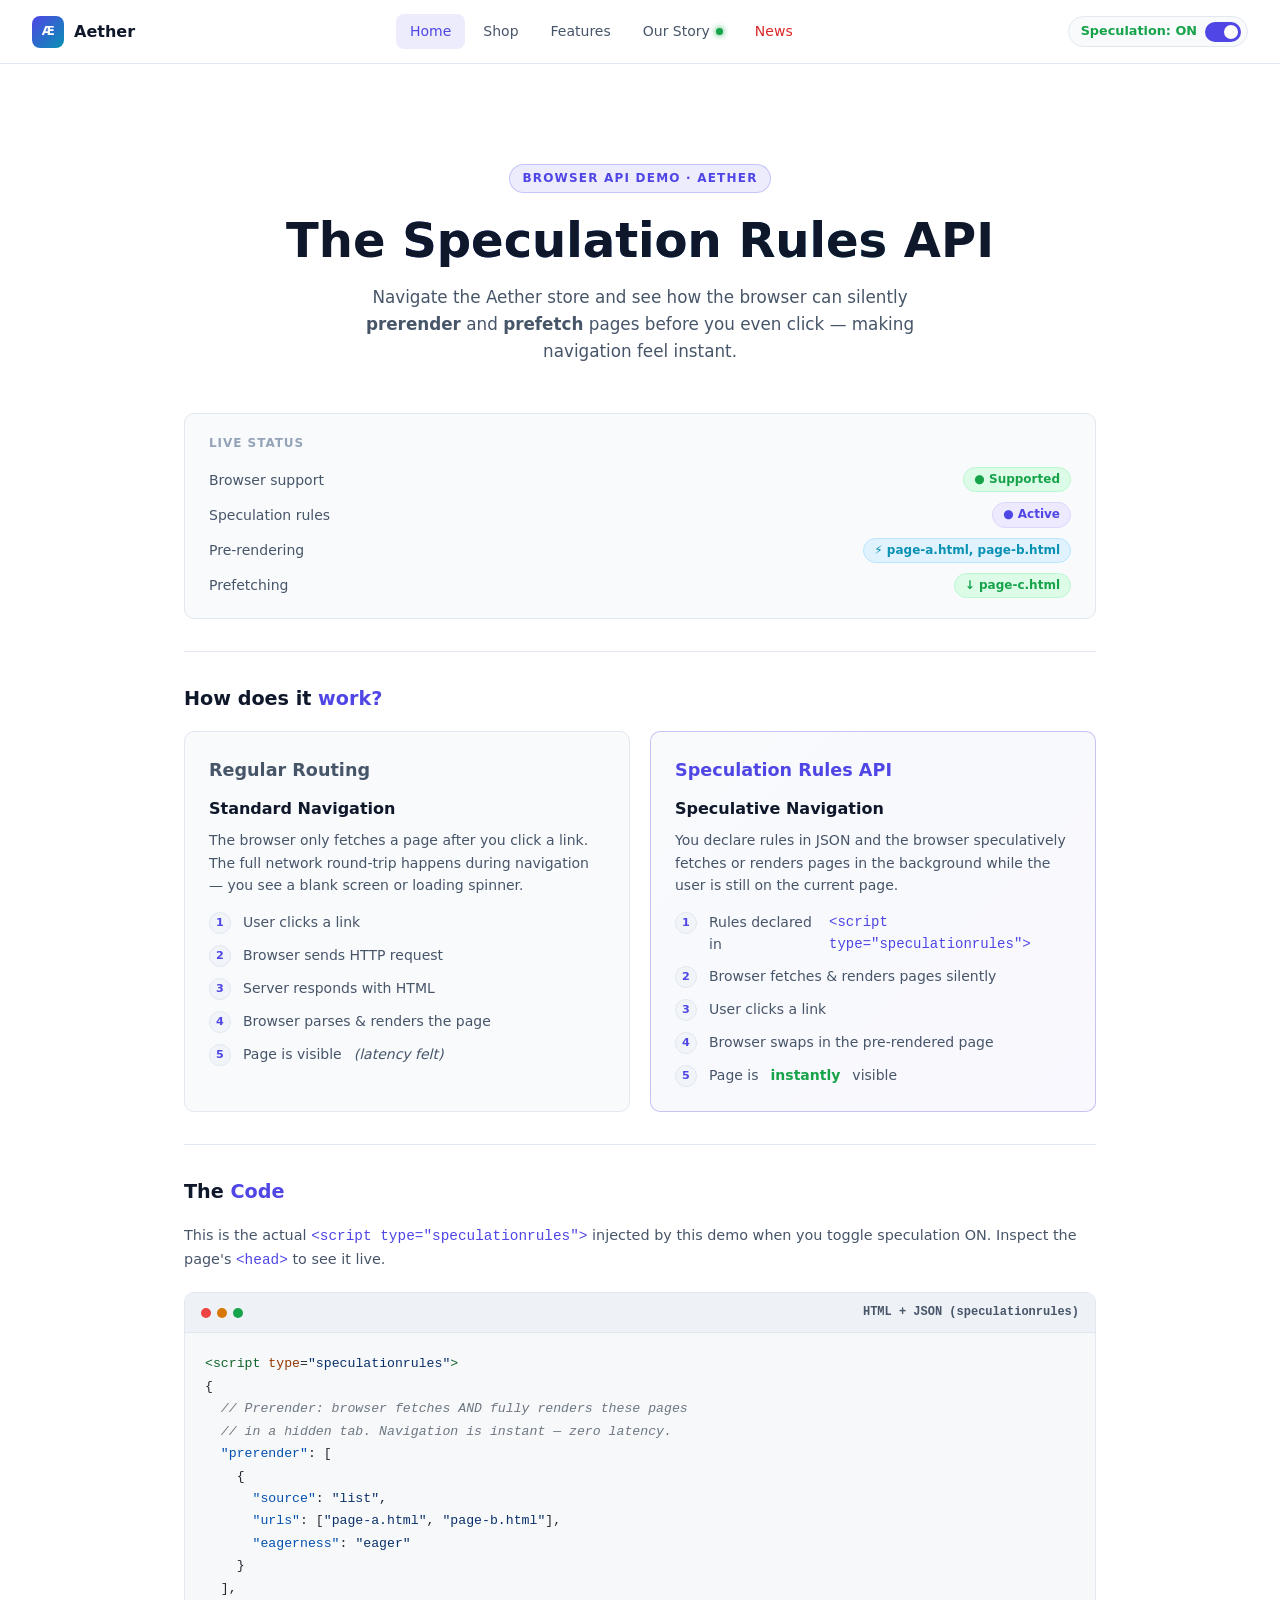
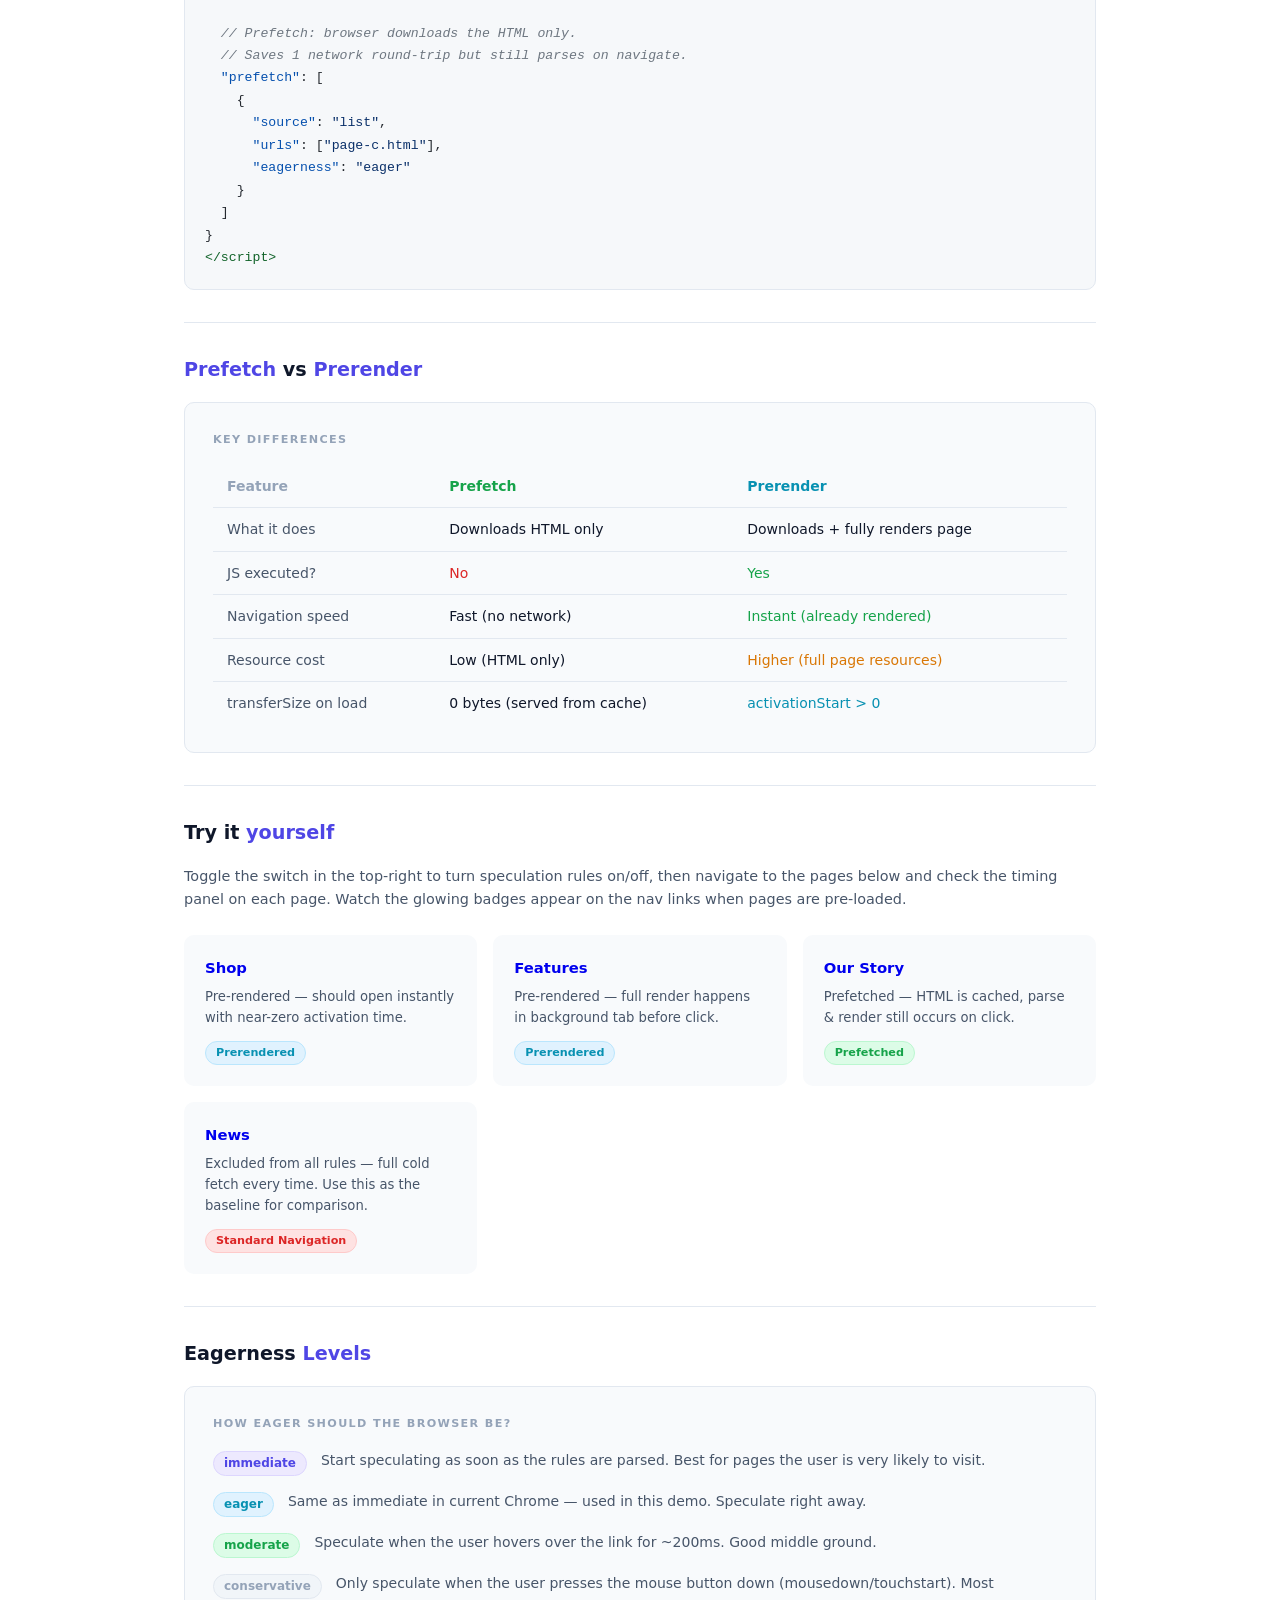
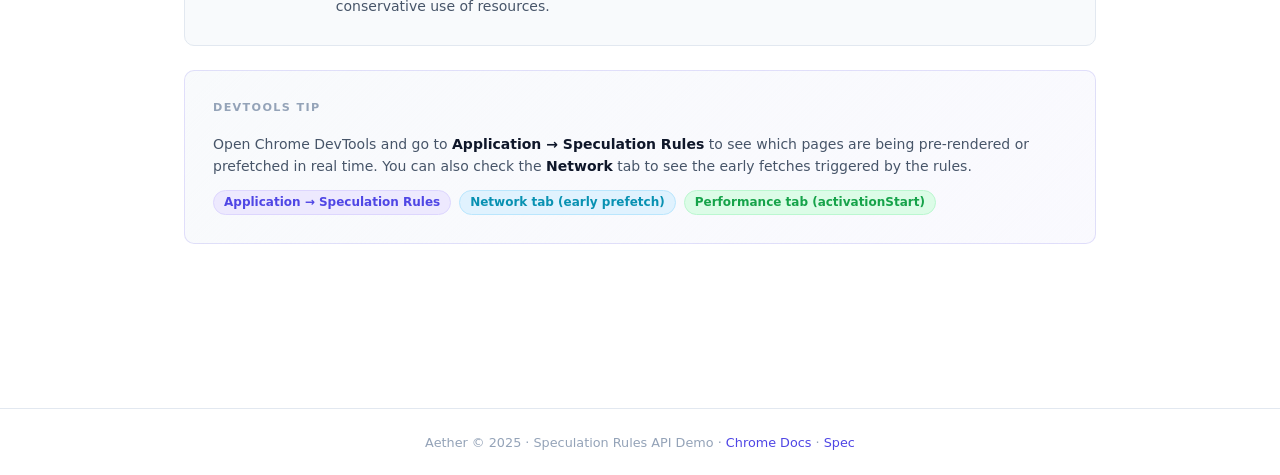
<file: index.html>
<!DOCTYPE html>
<html lang="en">
<head>
  <meta charset="UTF-8" />
  <meta name="viewport" content="width=device-width, initial-scale=1.0" />
  <title>Speculation Rules API — Aether Demo</title>
  <link rel="stylesheet" href="styles.css" />
</head>
<body>

<!-- ═══════════════════════════════════════════════════════
     NAVIGATION
═══════════════════════════════════════════════════════ -->
<nav class="nav">
  <a href="index.html" class="nav-logo">
    <div class="logo-icon" style="font-size:0.75rem;font-weight:800;color:white;letter-spacing:-0.03em;">Æ</div>
    Aether
  </a>

  <ul class="nav-links">
    <li>
      <a href="index.html" class="active">Home</a>
    </li>
    <li>
      <a href="page-a.html">
        Shop
        <span class="prefetch-badge"></span>
      </a>
    </li>
    <li>
      <a href="page-b.html">
        Features
        <span class="prefetch-badge"></span>
      </a>
    </li>
    <li>
      <a href="page-c.html">
        Our Story
        <span class="prefetch-badge"></span>
      </a>
    </li>
    <li>
      <a href="page-d.html" style="color:var(--danger);">
        News
      </a>
    </li>
  </ul>

  <div class="nav-controls">
    <label class="mode-toggle">
      <span class="toggle-label">Speculation: ON</span>
      <div class="toggle-switch">
        <input type="checkbox" id="speculation-toggle" checked />
        <span class="toggle-slider"></span>
      </div>
    </label>
  </div>
</nav>

<!-- ═══════════════════════════════════════════════════════
     MAIN CONTENT
═══════════════════════════════════════════════════════ -->
<main class="page-wrapper">

  <!-- file:// protocol warning (shown by JS if needed) -->
  <div id="file-protocol-notice" style="display:none;flex-direction:column;gap:6px;padding:14px 20px;background:#fef9c3;border:1px solid #fef08a;border-radius:10px;font-size:0.875rem;color:#92400e;margin-bottom:20px;line-height:1.6;">
    <strong style="color:#78350f;">Speculation rules require HTTP — you are on <code>file://</code></strong>
    The browser silently ignores <code>&lt;script type="speculationrules"&gt;</code> on file:// URLs,
    so every page will load as a standard cold fetch. Serve this folder with a local server to see the real difference:
    <code style="display:inline-block;margin-top:4px;background:#fef08a;padding:3px 10px;border-radius:4px;font-size:0.8rem;">
      npx serve .&nbsp;&nbsp;&nbsp;or&nbsp;&nbsp;&nbsp;python -m http.server 8080
    </code>
  </div>

  <!-- No-support notice (hidden by default, shown by JS if needed) -->
  <div id="no-support-notice" style="display:none;align-items:center;gap:10px;padding:12px 20px;background:#fef9c3;border:1px solid #fef08a;border-radius:10px;font-size:0.875rem;color:var(--warning);margin-bottom:20px;">
    <strong>Heads up:</strong> Your browser does not support the Speculation Rules API.
    Use Chrome 109+ or Edge 109+ to see the full demo. The rest of the demo still works as regular navigation.
  </div>

  <!-- Hero -->
  <section class="hero fade-in">
    <div class="hero-eyebrow">Browser API Demo &middot; Aether</div>
    <h1>The <span>Speculation Rules</span> API</h1>
    <p>
      Navigate the Aether store and see how the browser can silently
      <strong>prerender</strong> and <strong>prefetch</strong> pages before you even
      click — making navigation feel instant.
    </p>
  </section>

  <!-- Status Panel -->
  <div class="status-panel">
    <div class="status-panel-title">Live Status</div>
    <div class="status-rows">
      <div class="status-row">
        <span class="status-label">Browser support</span>
        <span id="status-support"><span class="status-badge badge-gray">Checking...</span></span>
      </div>
      <div class="status-row">
        <span class="status-label">Speculation rules</span>
        <span id="status-mode"><span class="status-badge badge-gray">Checking...</span></span>
      </div>
      <div class="status-row">
        <span class="status-label">Pre-rendering</span>
        <span id="status-prerender"><span class="status-badge badge-gray">—</span></span>
      </div>
      <div class="status-row">
        <span class="status-label">Prefetching</span>
        <span id="status-prefetch"><span class="status-badge badge-gray">—</span></span>
      </div>
    </div>
  </div>

  <!-- How It Works -->
  <hr class="divider" />
  <h2 class="section-title">How does it <span>work?</span></h2>

  <div class="compare-grid">
    <!-- Regular routing -->
    <div class="compare-card">
      <div class="compare-icon" style="font-size:1.1rem;font-weight:700;color:var(--text-muted);margin-bottom:12px;">Regular Routing</div>
      <h3>Standard Navigation</h3>
      <p>
        The browser only fetches a page after you click a link. The full
        network round-trip happens during navigation — you see a blank
        screen or loading spinner.
      </p>
      <ul class="step-list" style="margin-top:14px;">
        <li><span class="step-num">1</span>User clicks a link</li>
        <li><span class="step-num">2</span>Browser sends HTTP request</li>
        <li><span class="step-num">3</span>Server responds with HTML</li>
        <li><span class="step-num">4</span>Browser parses &amp; renders the page</li>
        <li><span class="step-num">5</span>Page is visible <em>(latency felt)</em></li>
      </ul>
    </div>

    <!-- Speculation Rules -->
    <div class="compare-card highlight">
      <div class="compare-icon" style="font-size:1.1rem;font-weight:700;color:var(--accent);margin-bottom:12px;">Speculation Rules API</div>
      <h3>Speculative Navigation</h3>
      <p>
        You declare rules in JSON and the browser speculatively fetches or
        renders pages in the background while the user is still on the
        current page.
      </p>
      <ul class="step-list" style="margin-top:14px;">
        <li><span class="step-num">1</span>Rules declared in <code style="color:var(--accent)">&lt;script type="speculationrules"&gt;</code></li>
        <li><span class="step-num">2</span>Browser fetches &amp; renders pages silently</li>
        <li><span class="step-num">3</span>User clicks a link</li>
        <li><span class="step-num">4</span>Browser swaps in the pre-rendered page</li>
        <li><span class="step-num">5</span>Page is <strong style="color:var(--success)">instantly</strong> visible</li>
      </ul>
    </div>
  </div>

  <!-- Code Example -->
  <hr class="divider" />
  <h2 class="section-title">The <span>Code</span></h2>
  <p style="color:var(--text-muted);margin-bottom:20px;font-size:0.9rem;">
    This is the actual <code style="color:var(--accent)">&lt;script type="speculationrules"&gt;</code>
    injected by this demo when you toggle speculation ON. Inspect the page's
    <code style="color:var(--accent)">&lt;head&gt;</code> to see it live.
  </p>

  <div class="code-block">
    <div class="code-header">
      <div class="code-dots">
        <span></span><span></span><span></span>
      </div>
      <span class="code-lang">HTML + JSON (speculationrules)</span>
    </div>
    <pre><span class="token-tag">&lt;script</span> <span class="token-attr">type</span>=<span class="token-val">"speculationrules"</span><span class="token-tag">&gt;</span>
{
  <span class="token-comment">// Prerender: browser fetches AND fully renders these pages</span>
  <span class="token-comment">// in a hidden tab. Navigation is instant — zero latency.</span>
  <span class="token-key">"prerender"</span>: [
    {
      <span class="token-key">"source"</span>: <span class="token-str">"list"</span>,
      <span class="token-key">"urls"</span>: [<span class="token-str">"page-a.html"</span>, <span class="token-str">"page-b.html"</span>],
      <span class="token-key">"eagerness"</span>: <span class="token-str">"eager"</span>
    }
  ],

  <span class="token-comment">// Prefetch: browser downloads the HTML only.</span>
  <span class="token-comment">// Saves 1 network round-trip but still parses on navigate.</span>
  <span class="token-key">"prefetch"</span>: [
    {
      <span class="token-key">"source"</span>: <span class="token-str">"list"</span>,
      <span class="token-key">"urls"</span>: [<span class="token-str">"page-c.html"</span>],
      <span class="token-key">"eagerness"</span>: <span class="token-str">"eager"</span>
    }
  ]
}
<span class="token-tag">&lt;/script&gt;</span></pre>
  </div>

  <!-- Prefetch vs Prerender table -->
  <hr class="divider" />
  <h2 class="section-title"><span>Prefetch</span> vs <span>Prerender</span></h2>

  <div class="card">
    <div class="card-title">Key Differences</div>
    <div style="overflow-x:auto;">
      <table style="width:100%;border-collapse:collapse;font-size:0.875rem;">
        <thead>
          <tr style="border-bottom:1px solid var(--border);">
            <th style="padding:10px 14px;text-align:left;color:var(--text-faint);font-weight:600;">Feature</th>
            <th style="padding:10px 14px;text-align:left;color:var(--success);">Prefetch</th>
            <th style="padding:10px 14px;text-align:left;color:var(--accent-2);">Prerender</th>
          </tr>
        </thead>
        <tbody>
          <tr style="border-bottom:1px solid var(--border);">
            <td style="padding:10px 14px;color:var(--text-muted);">What it does</td>
            <td style="padding:10px 14px;">Downloads HTML only</td>
            <td style="padding:10px 14px;">Downloads + fully renders page</td>
          </tr>
          <tr style="border-bottom:1px solid var(--border);">
            <td style="padding:10px 14px;color:var(--text-muted);">JS executed?</td>
            <td style="padding:10px 14px;color:var(--danger);">No</td>
            <td style="padding:10px 14px;color:var(--success);">Yes</td>
          </tr>
          <tr style="border-bottom:1px solid var(--border);">
            <td style="padding:10px 14px;color:var(--text-muted);">Navigation speed</td>
            <td style="padding:10px 14px;">Fast (no network)</td>
            <td style="padding:10px 14px;color:var(--success);">Instant (already rendered)</td>
          </tr>
          <tr style="border-bottom:1px solid var(--border);">
            <td style="padding:10px 14px;color:var(--text-muted);">Resource cost</td>
            <td style="padding:10px 14px;">Low (HTML only)</td>
            <td style="padding:10px 14px;color:var(--warning);">Higher (full page resources)</td>
          </tr>
          <tr>
            <td style="padding:10px 14px;color:var(--text-muted);">transferSize on load</td>
            <td style="padding:10px 14px;">0 bytes (served from cache)</td>
            <td style="padding:10px 14px;color:var(--accent-2);">activationStart &gt; 0</td>
          </tr>
        </tbody>
      </table>
    </div>
  </div>

  <!-- Try It -->
  <hr class="divider" />
  <h2 class="section-title">Try it <span>yourself</span></h2>
  <p style="color:var(--text-muted);font-size:0.9rem;margin-bottom:20px;">
    Toggle the switch in the top-right to turn speculation rules on/off,
    then navigate to the pages below and check the timing panel on each page.
    Watch the glowing badges appear on the nav links when pages are pre-loaded.
  </p>

  <div class="feature-grid">
    <a href="page-a.html" style="text-decoration:none;">
      <div class="feature-item" style="cursor:pointer;transition:all 0.2s;border-color:transparent;" onmouseover="this.style.borderColor='var(--accent)'" onmouseout="this.style.borderColor='transparent'">
        <h4>Shop</h4>
        <p>Pre-rendered — should open instantly with near-zero activation time.</p>
        <div style="margin-top:10px;">
          <span class="status-badge badge-blue" style="font-size:0.7rem;">Prerendered</span>
        </div>
      </div>
    </a>
    <a href="page-b.html" style="text-decoration:none;">
      <div class="feature-item" style="cursor:pointer;transition:all 0.2s;border-color:transparent;" onmouseover="this.style.borderColor='var(--accent)'" onmouseout="this.style.borderColor='transparent'">
        <h4>Features</h4>
        <p>Pre-rendered — full render happens in background tab before click.</p>
        <div style="margin-top:10px;">
          <span class="status-badge badge-blue" style="font-size:0.7rem;">Prerendered</span>
        </div>
      </div>
    </a>
    <a href="page-c.html" style="text-decoration:none;">
      <div class="feature-item" style="cursor:pointer;transition:all 0.2s;border-color:transparent;" onmouseover="this.style.borderColor='var(--accent)'" onmouseout="this.style.borderColor='transparent'">
        <h4>Our Story</h4>
        <p>Prefetched — HTML is cached, parse &amp; render still occurs on click.</p>
        <div style="margin-top:10px;">
          <span class="status-badge badge-green" style="font-size:0.7rem;">Prefetched</span>
        </div>
      </div>
    </a>
    <a href="page-d.html" style="text-decoration:none;">
      <div class="feature-item" style="cursor:pointer;transition:all 0.2s;border-color:transparent;" onmouseover="this.style.borderColor='var(--danger)'" onmouseout="this.style.borderColor='transparent'">
        <h4>News</h4>
        <p>Excluded from all rules — full cold fetch every time. Use this as the baseline for comparison.</p>
        <div style="margin-top:10px;">
          <span class="status-badge badge-red" style="font-size:0.7rem;">Standard Navigation</span>
        </div>
      </div>
    </a>
  </div>

  <!-- Eagerness levels explanation -->
  <hr class="divider" />
  <h2 class="section-title">Eagerness <span>Levels</span></h2>
  <div class="card">
    <div class="card-title">How Eager Should the Browser Be?</div>
    <div style="display:flex;flex-direction:column;gap:14px;font-size:0.875rem;">
      <div style="display:flex;gap:14px;align-items:flex-start;">
        <span class="status-badge badge-purple" style="flex-shrink:0;margin-top:2px;">immediate</span>
        <span style="color:var(--text-muted);">Start speculating as soon as the rules are parsed. Best for pages the user is very likely to visit.</span>
      </div>
      <div style="display:flex;gap:14px;align-items:flex-start;">
        <span class="status-badge badge-blue" style="flex-shrink:0;margin-top:2px;">eager</span>
        <span style="color:var(--text-muted);">Same as immediate in current Chrome — used in this demo. Speculate right away.</span>
      </div>
      <div style="display:flex;gap:14px;align-items:flex-start;">
        <span class="status-badge badge-green" style="flex-shrink:0;margin-top:2px;">moderate</span>
        <span style="color:var(--text-muted);">Speculate when the user hovers over the link for ~200ms. Good middle ground.</span>
      </div>
      <div style="display:flex;gap:14px;align-items:flex-start;">
        <span class="status-badge badge-gray" style="flex-shrink:0;margin-top:2px;">conservative</span>
        <span style="color:var(--text-muted);">Only speculate when the user presses the mouse button down (mousedown/touchstart). Most conservative use of resources.</span>
      </div>
    </div>
  </div>

  <!-- DevTools tip -->
  <div class="card" style="background:linear-gradient(135deg,var(--surface),rgba(79,70,229,0.03));border-color:rgba(79,70,229,0.15);">
    <div class="card-title">DevTools Tip</div>
    <p style="font-size:0.875rem;color:var(--text-muted);margin-bottom:12px;">
      Open Chrome DevTools and go to <strong style="color:var(--text)">Application &rarr; Speculation Rules</strong>
      to see which pages are being pre-rendered or prefetched in real time.
      You can also check the <strong style="color:var(--text)">Network</strong> tab to see the
      early fetches triggered by the rules.
    </p>
    <div style="display:flex;gap:8px;flex-wrap:wrap;">
      <span class="status-badge badge-purple">Application &rarr; Speculation Rules</span>
      <span class="status-badge badge-blue">Network tab (early prefetch)</span>
      <span class="status-badge badge-green">Performance tab (activationStart)</span>
    </div>
  </div>

</main>

<!-- ═══════════════════════════════════════════════════════
     FOOTER
═══════════════════════════════════════════════════════ -->
<footer class="footer">
  Aether &copy; 2025 &middot; Speculation Rules API Demo &middot;
  <a href="https://developer.chrome.com/docs/web-platform/prerender-pages" target="_blank" rel="noopener">Chrome Docs</a> &middot;
  <a href="https://wicg.github.io/nav-speculation/speculation-rules.html" target="_blank" rel="noopener">Spec</a>
</footer>

<script src="app.js"></script>
</body>
</html>
</file>
<file: styles.css>
/* ============================================================
   Speculation Rules API Demo — Shared Stylesheet
   ============================================================ */

*,
*::before,
*::after {
  box-sizing: border-box;
  margin: 0;
  padding: 0;
}

:root {
  --bg: #ffffff;
  --surface: #f8fafc;
  --surface-2: #f1f5f9;
  --border: #e2e8f0;
  --accent: #4f46e5;
  --accent-glow: rgba(79, 70, 229, 0.1);
  --accent-2: #0891b2;
  --success: #16a34a;
  --warning: #d97706;
  --danger: #dc2626;
  --text: #0f172a;
  --text-muted: #475569;
  --text-faint: #94a3b8;
  --radius: 10px;
  --shadow: 0 4px 24px rgba(0, 0, 0, 0.08);
  --nav-height: 64px;
}

html {
  scroll-behavior: smooth;
}

body {
  background: var(--bg);
  color: var(--text);
  font-family: 'Segoe UI', system-ui, -apple-system, sans-serif;
  font-size: 16px;
  line-height: 1.6;
  min-height: 100vh;
}

/* ── Navigation Bar ─────────────────────────────────────── */
.nav {
  position: fixed;
  top: 0;
  left: 0;
  right: 0;
  height: var(--nav-height);
  background: rgba(255, 255, 255, 0.92);
  backdrop-filter: blur(12px);
  border-bottom: 1px solid var(--border);
  display: flex;
  align-items: center;
  justify-content: space-between;
  padding: 0 32px;
  z-index: 100;
}

.nav-logo {
  display: flex;
  align-items: center;
  gap: 10px;
  font-weight: 700;
  font-size: 1rem;
  color: var(--text);
  text-decoration: none;
}

.nav-logo .logo-icon {
  width: 32px;
  height: 32px;
  background: linear-gradient(135deg, var(--accent), var(--accent-2));
  border-radius: 8px;
  display: flex;
  align-items: center;
  justify-content: center;
  font-size: 16px;
}

.nav-links {
  display: flex;
  align-items: center;
  gap: 4px;
  list-style: none;
}

.nav-links a {
  display: flex;
  align-items: center;
  gap: 6px;
  padding: 6px 14px;
  border-radius: 8px;
  color: var(--text-muted);
  text-decoration: none;
  font-size: 0.875rem;
  font-weight: 500;
  transition: all 0.2s ease;
  position: relative;
}

.nav-links a:hover {
  background: var(--surface-2);
  color: var(--text);
}

.nav-links a.active {
  background: var(--accent-glow);
  color: var(--accent);
}

/* Prefetch status badge on nav link */
.nav-links a .prefetch-badge {
  display: none;
  width: 7px;
  height: 7px;
  border-radius: 50%;
  background: var(--success);
  box-shadow: 0 0 6px var(--success);
  animation: pulse 1.5s infinite;
}

.nav-links a.prefetched .prefetch-badge {
  display: block;
}

.nav-links a.prerendered .prefetch-badge {
  background: var(--accent-2);
  box-shadow: 0 0 6px var(--accent-2);
}

/* ── Speculation Mode Toggle in Nav ─────────────────────── */
.nav-controls {
  display: flex;
  align-items: center;
  gap: 12px;
}

.mode-toggle {
  display: flex;
  align-items: center;
  gap: 8px;
  background: var(--surface);
  border: 1px solid var(--border);
  border-radius: 999px;
  padding: 4px 6px 4px 12px;
  font-size: 0.8rem;
  color: var(--text-muted);
  cursor: pointer;
  user-select: none;
  transition: border-color 0.2s;
}

.mode-toggle:hover {
  border-color: var(--accent);
}

.mode-toggle .toggle-label {
  font-weight: 600;
}

.toggle-switch {
  position: relative;
  width: 36px;
  height: 20px;
}

.toggle-switch input {
  opacity: 0;
  width: 0;
  height: 0;
}

.toggle-slider {
  position: absolute;
  inset: 0;
  background: var(--text-faint);
  border-radius: 20px;
  transition: 0.3s;
  cursor: pointer;
}

.toggle-slider:before {
  content: '';
  position: absolute;
  height: 14px;
  width: 14px;
  left: 3px;
  bottom: 3px;
  background: white;
  border-radius: 50%;
  transition: 0.3s;
}

input:checked+.toggle-slider {
  background: var(--accent);
}

input:checked+.toggle-slider:before {
  transform: translateX(16px);
}

/* ── Page Layout ────────────────────────────────────────── */
.page-wrapper {
  padding-top: calc(var(--nav-height) + 40px);
  padding-bottom: 80px;
  max-width: 960px;
  margin: 0 auto;
  padding-left: 24px;
  padding-right: 24px;
}

/* ── Hero ───────────────────────────────────────────────── */
.hero {
  text-align: center;
  padding: 60px 0 48px;
}

.hero-eyebrow {
  display: inline-flex;
  align-items: center;
  gap: 6px;
  font-size: 0.75rem;
  font-weight: 700;
  letter-spacing: 0.1em;
  text-transform: uppercase;
  color: var(--accent);
  background: var(--accent-glow);
  border: 1px solid rgba(99, 102, 241, 0.3);
  border-radius: 999px;
  padding: 4px 12px;
  margin-bottom: 20px;
}

.hero h1 {
  font-size: clamp(2rem, 5vw, 3rem);
  font-weight: 800;
  line-height: 1.15;
  margin-bottom: 16px;
  color: var(--text);
}

.hero h1 span {
  background: linear-gradient(135deg, var(--accent), var(--accent-2));
  -webkit-background-clip: text;
  background-clip: text;
}

.hero p {
  font-size: 1.05rem;
  color: var(--text-muted);
  max-width: 600px;
  margin: 0 auto;
}

/* ── Cards ──────────────────────────────────────────────── */
.card {
  background: var(--surface);
  border: 1px solid var(--border);
  border-radius: var(--radius);
  padding: 28px;
  margin-bottom: 24px;
  transition: border-color 0.2s;
}

.card:hover {
  border-color: #cbd5e1;
}

.card-title {
  font-size: 0.7rem;
  font-weight: 700;
  letter-spacing: 0.12em;
  text-transform: uppercase;
  color: var(--text-faint);
  margin-bottom: 16px;
}

/* ── Compare Grid ───────────────────────────────────────── */
.compare-grid {
  display: grid;
  grid-template-columns: 1fr 1fr;
  gap: 20px;
  margin-bottom: 24px;
}

@media (max-width: 640px) {
  .compare-grid {
    grid-template-columns: 1fr;
  }
}

.compare-card {
  background: var(--surface);
  border: 1px solid var(--border);
  border-radius: var(--radius);
  padding: 24px;
}

.compare-card.highlight {
  border-color: rgba(79, 70, 229, 0.3);
  background: linear-gradient(135deg, var(--surface) 0%, rgba(79, 70, 229, 0.04) 100%);
}

.compare-card .compare-icon {
  font-size: 1.75rem;
  margin-bottom: 12px;
}

.compare-card h3 {
  font-size: 1rem;
  font-weight: 700;
  margin-bottom: 8px;
}

.compare-card p {
  font-size: 0.875rem;
  color: var(--text-muted);
  line-height: 1.6;
}

/* ── Step List ──────────────────────────────────────────── */
.step-list {
  list-style: none;
  display: flex;
  flex-direction: column;
  gap: 10px;
  margin-top: 14px;
}

.step-list li {
  display: flex;
  align-items: flex-start;
  gap: 12px;
  font-size: 0.875rem;
  color: var(--text-muted);
}

.step-num {
  flex-shrink: 0;
  width: 22px;
  height: 22px;
  border-radius: 50%;
  background: var(--surface-2);
  border: 1px solid var(--border);
  display: flex;
  align-items: center;
  justify-content: center;
  font-size: 0.7rem;
  font-weight: 700;
  color: var(--accent);
  margin-top: 1px;
}

/* ── Code Block ─────────────────────────────────────────── */
.code-block {
  background: #f6f8fa;
  border: 1px solid var(--border);
  border-radius: var(--radius);
  overflow: hidden;
  margin-bottom: 24px;
}

.code-header {
  display: flex;
  align-items: center;
  justify-content: space-between;
  padding: 10px 16px;
  background: #eef2f7;
  border-bottom: 1px solid var(--border);
}

.code-header .code-lang {
  font-size: 0.75rem;
  font-weight: 600;
  color: var(--text-muted);
  font-family: monospace;
}

.code-dots {
  display: flex;
  gap: 6px;
}

.code-dots span {
  width: 10px;
  height: 10px;
  border-radius: 50%;
}

.code-dots span:nth-child(1) {
  background: #ef4444;
}

.code-dots span:nth-child(2) {
  background: var(--warning);
}

.code-dots span:nth-child(3) {
  background: var(--success);
}

pre {
  padding: 20px;
  overflow-x: auto;
  font-family: monospace;
  font-size: 0.825rem;
  line-height: 1.7;
  color: #24292f;
}

.token-key {
  color: #0550ae;
}

.token-str {
  color: #0a3069;
}

.token-tag {
  color: #116329;
}

.token-attr {
  color: #953800;
}

.token-val {
  color: #0a3069;
}

.token-comment {
  color: #6e7781;
  font-style: italic;
}

.token-kw {
  color: #cf222e;
}

/* ── Status Panel ───────────────────────────────────────── */
.status-panel {
  background: var(--surface);
  border: 1px solid var(--border);
  border-radius: var(--radius);
  padding: 20px 24px;
  margin-bottom: 24px;
}

.status-panel-title {
  font-size: 0.75rem;
  font-weight: 700;
  letter-spacing: 0.08em;
  text-transform: uppercase;
  color: var(--text-faint);
  margin-bottom: 14px;
}

.status-rows {
  display: flex;
  flex-direction: column;
  gap: 10px;
}

.status-row {
  display: flex;
  align-items: center;
  justify-content: space-between;
  font-size: 0.875rem;
}

.status-row .status-label {
  color: var(--text-muted);
}

.status-badge {
  display: inline-flex;
  align-items: center;
  gap: 5px;
  font-size: 0.75rem;
  font-weight: 600;
  padding: 2px 10px;
  border-radius: 999px;
}

.badge-green {
  background: #dcfce7;
  color: var(--success);
  border: 1px solid #bbf7d0;
}

.badge-yellow {
  background: #fef9c3;
  color: var(--warning);
  border: 1px solid #fef08a;
}

.badge-blue {
  background: #e0f2fe;
  color: var(--accent-2);
  border: 1px solid #bae6fd;
}

.badge-red {
  background: #fee2e2;
  color: var(--danger);
  border: 1px solid #fecaca;
}

.badge-gray {
  background: var(--surface-2);
  color: var(--text-faint);
  border: 1px solid var(--border);
}

.badge-purple {
  background: #ede9fe;
  color: var(--accent);
  border: 1px solid #ddd6fe;
}

/* ── Timing Display ─────────────────────────────────────── */
.timing-display {
  background: #f6f8fa;
  border: 1px solid var(--border);
  border-radius: var(--radius);
  padding: 20px;
  margin-top: 12px;
  font-family: monospace;
  font-size: 0.85rem;
  min-height: 90px;
}

.timing-line {
  display: flex;
  align-items: center;
  gap: 10px;
  margin-bottom: 8px;
  animation: fadeIn 0.4s ease;
}

.timing-dot {
  width: 8px;
  height: 8px;
  border-radius: 50%;
  flex-shrink: 0;
}

.timing-dot.green {
  background: var(--success);
}

.timing-dot.blue {
  background: var(--accent-2);
}

.timing-dot.yellow {
  background: var(--warning);
}

.timing-dot.purple {
  background: var(--accent);
}

.timing-val {
  color: var(--success);
  font-weight: 700;
}

.timing-muted {
  color: var(--text-faint);
}

/* ── Page Content (inner pages) ─────────────────────────── */
.page-hero {
  padding: 48px 0 32px;
}

.page-icon {
  font-size: 3rem;
  margin-bottom: 16px;
}

.page-hero h1 {
  font-size: clamp(1.75rem, 4vw, 2.5rem);
  font-weight: 800;
  margin-bottom: 10px;
}

.page-hero p {
  font-size: 1rem;
  color: var(--text-muted);
  max-width: 540px;
}

.breadcrumb {
  display: flex;
  align-items: center;
  gap: 8px;
  font-size: 0.8rem;
  color: var(--text-faint);
  margin-bottom: 24px;
}

.breadcrumb a {
  color: var(--text-muted);
  text-decoration: none;
}

.breadcrumb a:hover {
  color: var(--text);
}

/* ── Feature Grid ───────────────────────────────────────── */
.feature-grid {
  display: grid;
  grid-template-columns: repeat(auto-fit, minmax(220px, 1fr));
  gap: 16px;
  margin: 24px 0;
}

.feature-item {
  background: var(--surface);
  border: 1px solid var(--border);
  border-radius: var(--radius);
  padding: 20px;
}

.feature-item .feature-icon {
  font-size: 1.5rem;
  margin-bottom: 10px;
}

.feature-item h4 {
  font-size: 0.925rem;
  font-weight: 700;
  margin-bottom: 6px;
}

.feature-item p {
  font-size: 0.825rem;
  color: var(--text-muted);
}

/* ── Nav-back Button ────────────────────────────────────── */
.btn {
  display: inline-flex;
  align-items: center;
  gap: 6px;
  padding: 10px 20px;
  border-radius: 8px;
  font-size: 0.875rem;
  font-weight: 600;
  cursor: pointer;
  border: none;
  text-decoration: none;
  transition: all 0.2s;
}

.btn-primary {
  background: var(--accent);
  color: white;
}

.btn-primary:hover {
  background: #5254cc;
  transform: translateY(-1px);
}

.btn-outline {
  background: transparent;
  color: var(--text-muted);
  border: 1px solid var(--border);
}

.btn-outline:hover {
  background: var(--surface-2);
  color: var(--text);
  border-color: #cbd5e1;
}

.btn-row {
  display: flex;
  flex-wrap: wrap;
  gap: 10px;
  margin-top: 24px;
}

/* ── Arrival Banner (shown on landing) ──────────────────── */
.arrival-banner {
  display: none;
  align-items: center;
  gap: 10px;
  padding: 12px 20px;
  border-radius: var(--radius);
  margin-bottom: 20px;
  font-size: 0.875rem;
  font-weight: 500;
  animation: slideDown 0.4s ease;
}

.arrival-banner.show {
  display: flex;
}

.arrival-banner.prerender {
  background: #e0f2fe;
  border: 1px solid #bae6fd;
  color: var(--accent-2);
}

.arrival-banner.prefetch {
  background: #dcfce7;
  border: 1px solid #bbf7d0;
  color: var(--success);
}

.arrival-banner.normal {
  background: var(--surface);
  border: 1px solid var(--border);
  color: var(--text-muted);
}

/* ── Divider ─────────────────────────────────────────────── */
.divider {
  border: none;
  border-top: 1px solid var(--border);
  margin: 32px 0;
}

/* ── Section Title ──────────────────────────────────────── */
.section-title {
  font-size: 1.2rem;
  font-weight: 700;
  margin-bottom: 16px;
}

.section-title span {
  color: var(--accent);
}

/* ── Animations ─────────────────────────────────────────── */
@keyframes pulse {

  0%,
  100% {
    opacity: 1;
  }

  50% {
    opacity: 0.4;
  }
}

@keyframes fadeIn {
  from {
    opacity: 0;
    transform: translateY(4px);
  }

  to {
    opacity: 1;
    transform: translateY(0);
  }
}

@keyframes slideDown {
  from {
    opacity: 0;
    transform: translateY(-8px);
  }

  to {
    opacity: 1;
    transform: translateY(0);
  }
}

.fade-in {
  animation: fadeIn 0.5s ease;
}

/* ── Footer ─────────────────────────────────────────────── */
.footer {
  text-align: center;
  padding: 24px;
  font-size: 0.8rem;
  color: var(--text-faint);
  border-top: 1px solid var(--border);
  margin-top: 60px;
}

.footer a {
  color: var(--accent);
  text-decoration: none;
}

.footer a:hover {
  text-decoration: underline;
}

/* ── Scrollbar ──────────────────────────────────────────── */
::-webkit-scrollbar {
  width: 6px;
  height: 6px;
}

::-webkit-scrollbar-track {
  background: var(--surface);
}

::-webkit-scrollbar-thumb {
  background: #cbd5e1;
  border-radius: 99px;
}

/* ════════════════════════════════════════════════════════════
   E-COMMERCE / RETAIL — Aether Brand Components
   ════════════════════════════════════════════════════════════ */

/* ── Full-width page wrapper for e-commerce pages ─────────── */
.page-wrapper-wide {
  padding-top: var(--nav-height);
  padding-bottom: 0;
  max-width: 100%;
  margin: 0;
}

/* Inner content constrainer */
.content-inner {
  max-width: 1080px;
  margin: 0 auto;
  padding: 0 32px;
}

/* ── Site Hero (full-bleed banner with image) ─────────────── */
.site-hero {
  position: relative;
  height: 480px;
  overflow: hidden;
  display: flex;
  align-items: center;
}

.site-hero-img {
  position: absolute;
  inset: 0;
  width: 100%;
  height: 100%;
  object-fit: cover;
  object-position: center;
}

.site-hero-overlay {
  position: absolute;
  inset: 0;
  background: linear-gradient(
    105deg,
    rgba(15, 23, 42, 0.72) 0%,
    rgba(15, 23, 42, 0.28) 60%,
    transparent 100%
  );
}

.site-hero-content {
  position: relative;
  z-index: 1;
  padding: 0 48px;
  max-width: 560px;
}

.site-hero-eyebrow {
  display: inline-block;
  font-size: 0.7rem;
  font-weight: 700;
  letter-spacing: 0.12em;
  text-transform: uppercase;
  color: rgba(255,255,255,0.7);
  margin-bottom: 14px;
}

.site-hero-content h1 {
  font-size: clamp(2rem, 4.5vw, 3rem);
  font-weight: 800;
  color: #ffffff;
  line-height: 1.15;
  margin-bottom: 16px;
}

.site-hero-content p {
  font-size: 1rem;
  color: rgba(255,255,255,0.75);
  margin-bottom: 28px;
  line-height: 1.65;
}

.site-hero-content .btn-hero {
  display: inline-flex;
  align-items: center;
  gap: 8px;
  padding: 12px 28px;
  background: #ffffff;
  color: var(--text);
  font-size: 0.9rem;
  font-weight: 700;
  border-radius: 8px;
  text-decoration: none;
  transition: all 0.2s;
}

.site-hero-content .btn-hero:hover {
  background: var(--surface-2);
  transform: translateY(-1px);
}

/* ── Stats Strip ──────────────────────────────────────────── */
.stats-strip {
  display: grid;
  grid-template-columns: repeat(4, 1fr);
  gap: 0;
  background: var(--text);
  color: white;
}

@media (max-width: 640px) {
  .stats-strip {
    grid-template-columns: repeat(2, 1fr);
  }
}

.stat-item {
  padding: 32px 24px;
  text-align: center;
  border-right: 1px solid rgba(255,255,255,0.08);
}

.stat-item:last-child {
  border-right: none;
}

.stat-number {
  font-size: 2rem;
  font-weight: 800;
  color: #ffffff;
  line-height: 1;
  margin-bottom: 6px;
}

.stat-label {
  font-size: 0.78rem;
  color: rgba(255,255,255,0.55);
  font-weight: 500;
  letter-spacing: 0.04em;
}

/* ── Product Grid ─────────────────────────────────────────── */
.section-header {
  display: flex;
  align-items: baseline;
  justify-content: space-between;
  margin: 48px 0 24px;
}

.section-header h2 {
  font-size: 1.35rem;
  font-weight: 800;
  color: var(--text);
}

.section-header h2 span {
  color: var(--accent);
}

.section-header a {
  font-size: 0.825rem;
  font-weight: 600;
  color: var(--accent);
  text-decoration: none;
}

.section-header a:hover {
  text-decoration: underline;
}

.product-grid {
  display: grid;
  grid-template-columns: repeat(3, 1fr);
  gap: 24px;
  margin-bottom: 48px;
}

@media (max-width: 768px) {
  .product-grid {
    grid-template-columns: repeat(2, 1fr);
  }
}

@media (max-width: 480px) {
  .product-grid {
    grid-template-columns: 1fr;
  }
}

.product-card {
  background: var(--surface);
  border: 1px solid var(--border);
  border-radius: 12px;
  overflow: hidden;
  transition: all 0.25s ease;
  cursor: pointer;
}

.product-card:hover {
  transform: translateY(-4px);
  box-shadow: 0 12px 40px rgba(0,0,0,0.1);
  border-color: #cbd5e1;
}

.product-card-img {
  width: 100%;
  aspect-ratio: 4/3;
  object-fit: cover;
  display: block;
  background: var(--surface-2);
}

.product-card-body {
  padding: 16px;
}

.product-tag {
  display: inline-block;
  font-size: 0.68rem;
  font-weight: 700;
  letter-spacing: 0.08em;
  text-transform: uppercase;
  color: var(--accent);
  background: var(--accent-glow);
  border-radius: 4px;
  padding: 2px 8px;
  margin-bottom: 8px;
}

.product-name {
  font-size: 0.95rem;
  font-weight: 700;
  color: var(--text);
  margin-bottom: 4px;
}

.product-desc {
  font-size: 0.8rem;
  color: var(--text-muted);
  margin-bottom: 12px;
  line-height: 1.5;
}

.product-footer {
  display: flex;
  align-items: center;
  justify-content: space-between;
}

.product-price {
  font-size: 1rem;
  font-weight: 800;
  color: var(--text);
}

.product-price .price-old {
  font-size: 0.8rem;
  font-weight: 400;
  color: var(--text-faint);
  text-decoration: line-through;
  margin-right: 4px;
}

.btn-add {
  font-size: 0.775rem;
  font-weight: 700;
  padding: 6px 14px;
  background: var(--text);
  color: white;
  border-radius: 6px;
  border: none;
  cursor: pointer;
  transition: background 0.2s;
}

.btn-add:hover {
  background: var(--accent);
}

/* ── CTA Banner ───────────────────────────────────────────── */
.cta-banner {
  position: relative;
  border-radius: 16px;
  overflow: hidden;
  margin-bottom: 48px;
  min-height: 220px;
  display: flex;
  align-items: center;
}

.cta-banner-img {
  position: absolute;
  inset: 0;
  width: 100%;
  height: 100%;
  object-fit: cover;
}

.cta-banner-overlay {
  position: absolute;
  inset: 0;
  background: linear-gradient(90deg, rgba(79,70,229,0.88) 0%, rgba(8,145,178,0.7) 100%);
}

.cta-banner-content {
  position: relative;
  z-index: 1;
  padding: 40px 48px;
}

.cta-banner-content h2 {
  font-size: 1.6rem;
  font-weight: 800;
  color: white;
  margin-bottom: 8px;
}

.cta-banner-content p {
  font-size: 0.95rem;
  color: rgba(255,255,255,0.8);
  margin-bottom: 20px;
}

.cta-banner-content .btn-cta {
  display: inline-flex;
  align-items: center;
  gap: 8px;
  padding: 11px 26px;
  background: white;
  color: var(--accent);
  font-size: 0.875rem;
  font-weight: 700;
  border-radius: 8px;
  text-decoration: none;
  transition: all 0.2s;
}

.cta-banner-content .btn-cta:hover {
  background: var(--surface-2);
  transform: translateY(-1px);
}

/* ── Feature Split (image + text alternating) ─────────────── */
.feature-section {
  padding: 64px 0;
  border-bottom: 1px solid var(--border);
}

.feature-split {
  display: grid;
  grid-template-columns: 1fr 1fr;
  gap: 60px;
  align-items: center;
}

.feature-split.reverse {
  direction: rtl;
}

.feature-split.reverse > * {
  direction: ltr;
}

@media (max-width: 768px) {
  .feature-split,
  .feature-split.reverse {
    grid-template-columns: 1fr;
    direction: ltr;
    gap: 28px;
  }
}

.feature-img-wrap {
  border-radius: 16px;
  overflow: hidden;
  box-shadow: 0 20px 60px rgba(0,0,0,0.1);
}

.feature-img-wrap img {
  width: 100%;
  aspect-ratio: 16/10;
  object-fit: cover;
  display: block;
}

.feature-text-wrap {
  display: flex;
  flex-direction: column;
  gap: 16px;
}

.feature-eyebrow {
  display: inline-block;
  font-size: 0.7rem;
  font-weight: 700;
  letter-spacing: 0.12em;
  text-transform: uppercase;
  color: var(--accent);
  background: var(--accent-glow);
  border-radius: 4px;
  padding: 3px 10px;
}

.feature-text-wrap h2 {
  font-size: 1.75rem;
  font-weight: 800;
  line-height: 1.25;
  color: var(--text);
}

.feature-text-wrap p {
  font-size: 0.95rem;
  color: var(--text-muted);
  line-height: 1.7;
}

.feature-list {
  list-style: none;
  display: flex;
  flex-direction: column;
  gap: 10px;
}

.feature-list li {
  display: flex;
  align-items: flex-start;
  gap: 10px;
  font-size: 0.875rem;
  color: var(--text-muted);
}

.feature-list li::before {
  content: '';
  flex-shrink: 0;
  width: 18px;
  height: 18px;
  border-radius: 50%;
  background: var(--success);
  background-image: url("data:image/svg+xml,%3Csvg xmlns='http://www.w3.org/2000/svg' viewBox='0 0 12 12' fill='none'%3E%3Cpath d='M2 6l3 3 5-5' stroke='white' stroke-width='1.8' stroke-linecap='round' stroke-linejoin='round'/%3E%3C/svg%3E");
  background-repeat: no-repeat;
  background-position: center;
  margin-top: 1px;
}

/* ── Team Grid ────────────────────────────────────────────── */
.team-grid {
  display: grid;
  grid-template-columns: repeat(4, 1fr);
  gap: 24px;
  margin-bottom: 48px;
}

@media (max-width: 768px) {
  .team-grid {
    grid-template-columns: repeat(2, 1fr);
  }
}

.team-card {
  text-align: center;
}

.team-avatar {
  width: 100%;
  aspect-ratio: 1;
  object-fit: cover;
  border-radius: 12px;
  margin-bottom: 12px;
  display: block;
  background: var(--surface-2);
}

.team-name {
  font-size: 0.9rem;
  font-weight: 700;
  color: var(--text);
  margin-bottom: 2px;
}

.team-role {
  font-size: 0.775rem;
  color: var(--text-faint);
}

/* ── Story / Mission Block ────────────────────────────────── */
.story-block {
  display: grid;
  grid-template-columns: 1fr 1fr;
  gap: 60px;
  align-items: start;
  padding: 48px 0;
}

@media (max-width: 768px) {
  .story-block {
    grid-template-columns: 1fr;
    gap: 28px;
  }
}

.story-img {
  border-radius: 16px;
  overflow: hidden;
  box-shadow: 0 16px 48px rgba(0,0,0,0.08);
}

.story-img img {
  width: 100%;
  aspect-ratio: 4/3;
  object-fit: cover;
  display: block;
}

.story-text h2 {
  font-size: 1.6rem;
  font-weight: 800;
  margin-bottom: 16px;
  color: var(--text);
}

.story-text p {
  font-size: 0.925rem;
  color: var(--text-muted);
  line-height: 1.75;
  margin-bottom: 14px;
}

/* ── Article / Blog Cards ─────────────────────────────────── */
.article-featured {
  display: grid;
  grid-template-columns: 1fr 1fr;
  gap: 32px;
  align-items: center;
  background: var(--surface);
  border: 1px solid var(--border);
  border-radius: 16px;
  overflow: hidden;
  margin-bottom: 40px;
}

@media (max-width: 768px) {
  .article-featured {
    grid-template-columns: 1fr;
  }
}

.article-featured-img {
  width: 100%;
  aspect-ratio: 4/3;
  object-fit: cover;
  display: block;
}

.article-featured-body {
  padding: 32px;
}

.article-category {
  display: inline-block;
  font-size: 0.68rem;
  font-weight: 700;
  letter-spacing: 0.1em;
  text-transform: uppercase;
  color: var(--accent-2);
  background: #e0f2fe;
  border-radius: 4px;
  padding: 2px 8px;
  margin-bottom: 12px;
}

.article-featured-body h2 {
  font-size: 1.35rem;
  font-weight: 800;
  line-height: 1.3;
  color: var(--text);
  margin-bottom: 10px;
}

.article-featured-body p {
  font-size: 0.875rem;
  color: var(--text-muted);
  line-height: 1.65;
  margin-bottom: 16px;
}

.article-meta {
  display: flex;
  align-items: center;
  gap: 12px;
  font-size: 0.775rem;
  color: var(--text-faint);
}

.article-meta-avatar {
  width: 28px;
  height: 28px;
  border-radius: 50%;
  object-fit: cover;
}

.article-grid {
  display: grid;
  grid-template-columns: repeat(3, 1fr);
  gap: 24px;
  margin-bottom: 48px;
}

@media (max-width: 768px) {
  .article-grid {
    grid-template-columns: repeat(2, 1fr);
  }
}

@media (max-width: 480px) {
  .article-grid {
    grid-template-columns: 1fr;
  }
}

.article-card {
  background: var(--surface);
  border: 1px solid var(--border);
  border-radius: 12px;
  overflow: hidden;
  transition: all 0.2s;
  cursor: pointer;
}

.article-card:hover {
  transform: translateY(-3px);
  box-shadow: 0 10px 32px rgba(0,0,0,0.08);
}

.article-card-img {
  width: 100%;
  aspect-ratio: 16/9;
  object-fit: cover;
  display: block;
  background: var(--surface-2);
}

.article-card-body {
  padding: 18px;
}

.article-card-body h3 {
  font-size: 0.9rem;
  font-weight: 700;
  color: var(--text);
  line-height: 1.4;
  margin-bottom: 6px;
}

.article-card-body p {
  font-size: 0.8rem;
  color: var(--text-muted);
  line-height: 1.55;
  margin-bottom: 12px;
}

/* ── Demo Inspector (bottom of e-commerce pages) ──────────── */
.demo-inspector-divider {
  border: none;
  border-top: 2px dashed var(--border);
  margin: 64px 0 0;
}

.demo-inspector {
  background: var(--surface);
  padding: 40px 0 60px;
}

.demo-inspector-inner {
  max-width: 960px;
  margin: 0 auto;
  padding: 0 32px;
}

.demo-inspector-eyebrow {
  display: inline-flex;
  align-items: center;
  gap: 8px;
  font-size: 0.68rem;
  font-weight: 700;
  letter-spacing: 0.12em;
  text-transform: uppercase;
  color: var(--accent);
  background: var(--accent-glow);
  border: 1px solid rgba(99,102,241,0.25);
  border-radius: 999px;
  padding: 4px 12px;
  margin-bottom: 20px;
}

.demo-inspector-eyebrow::before {
  content: '';
  width: 6px;
  height: 6px;
  background: var(--accent);
  border-radius: 50%;
  animation: pulse 1.5s infinite;
}

.demo-inspector h2 {
  font-size: 1.1rem;
  font-weight: 800;
  margin-bottom: 6px;
}

.demo-inspector .inspector-sub {
  font-size: 0.875rem;
  color: var(--text-muted);
  margin-bottom: 24px;
}

/* Notice box (no-speculation warning) */
.notice-box {
  background: #fff7ed;
  border: 1px solid #fed7aa;
  border-radius: var(--radius);
  padding: 16px 20px;
  font-size: 0.875rem;
  color: #92400e;
  margin-bottom: 20px;
}

.notice-box strong {
  color: #7c2d12;
}

/* Progress bar for cold-load */
.cold-load-wrap {
  margin-bottom: 24px;
}

.cold-load-label {
  display: flex;
  justify-content: space-between;
  font-size: 0.775rem;
  color: var(--text-muted);
  margin-bottom: 6px;
}

.cold-bar-track {
  height: 8px;
  background: var(--surface-2);
  border-radius: 99px;
  overflow: hidden;
}

#cold-bar {
  height: 100%;
  width: 0%;
  background: linear-gradient(90deg, var(--danger), var(--warning));
  border-radius: 99px;
  transition: width 0.4s ease;
}

/* Comparison table */
.compare-table {
  width: 100%;
  border-collapse: collapse;
  font-size: 0.85rem;
  margin-bottom: 24px;
}

.compare-table th {
  text-align: left;
  padding: 10px 14px;
  background: var(--surface-2);
  color: var(--text-muted);
  font-weight: 600;
  font-size: 0.78rem;
  letter-spacing: 0.04em;
  border-bottom: 1px solid var(--border);
}

.compare-table td {
  padding: 10px 14px;
  border-bottom: 1px solid var(--border);
  color: var(--text-muted);
  vertical-align: top;
}

.compare-table tr:last-child td {
  border-bottom: none;
}

.compare-table td:first-child {
  color: var(--text);
  font-weight: 600;
}

.compare-table .cell-good {
  color: var(--success);
  font-weight: 700;
}

.compare-table .cell-bad {
  color: var(--danger);
}

.compare-table .cell-mid {
  color: var(--warning);
  font-weight: 600;
}
</file>
